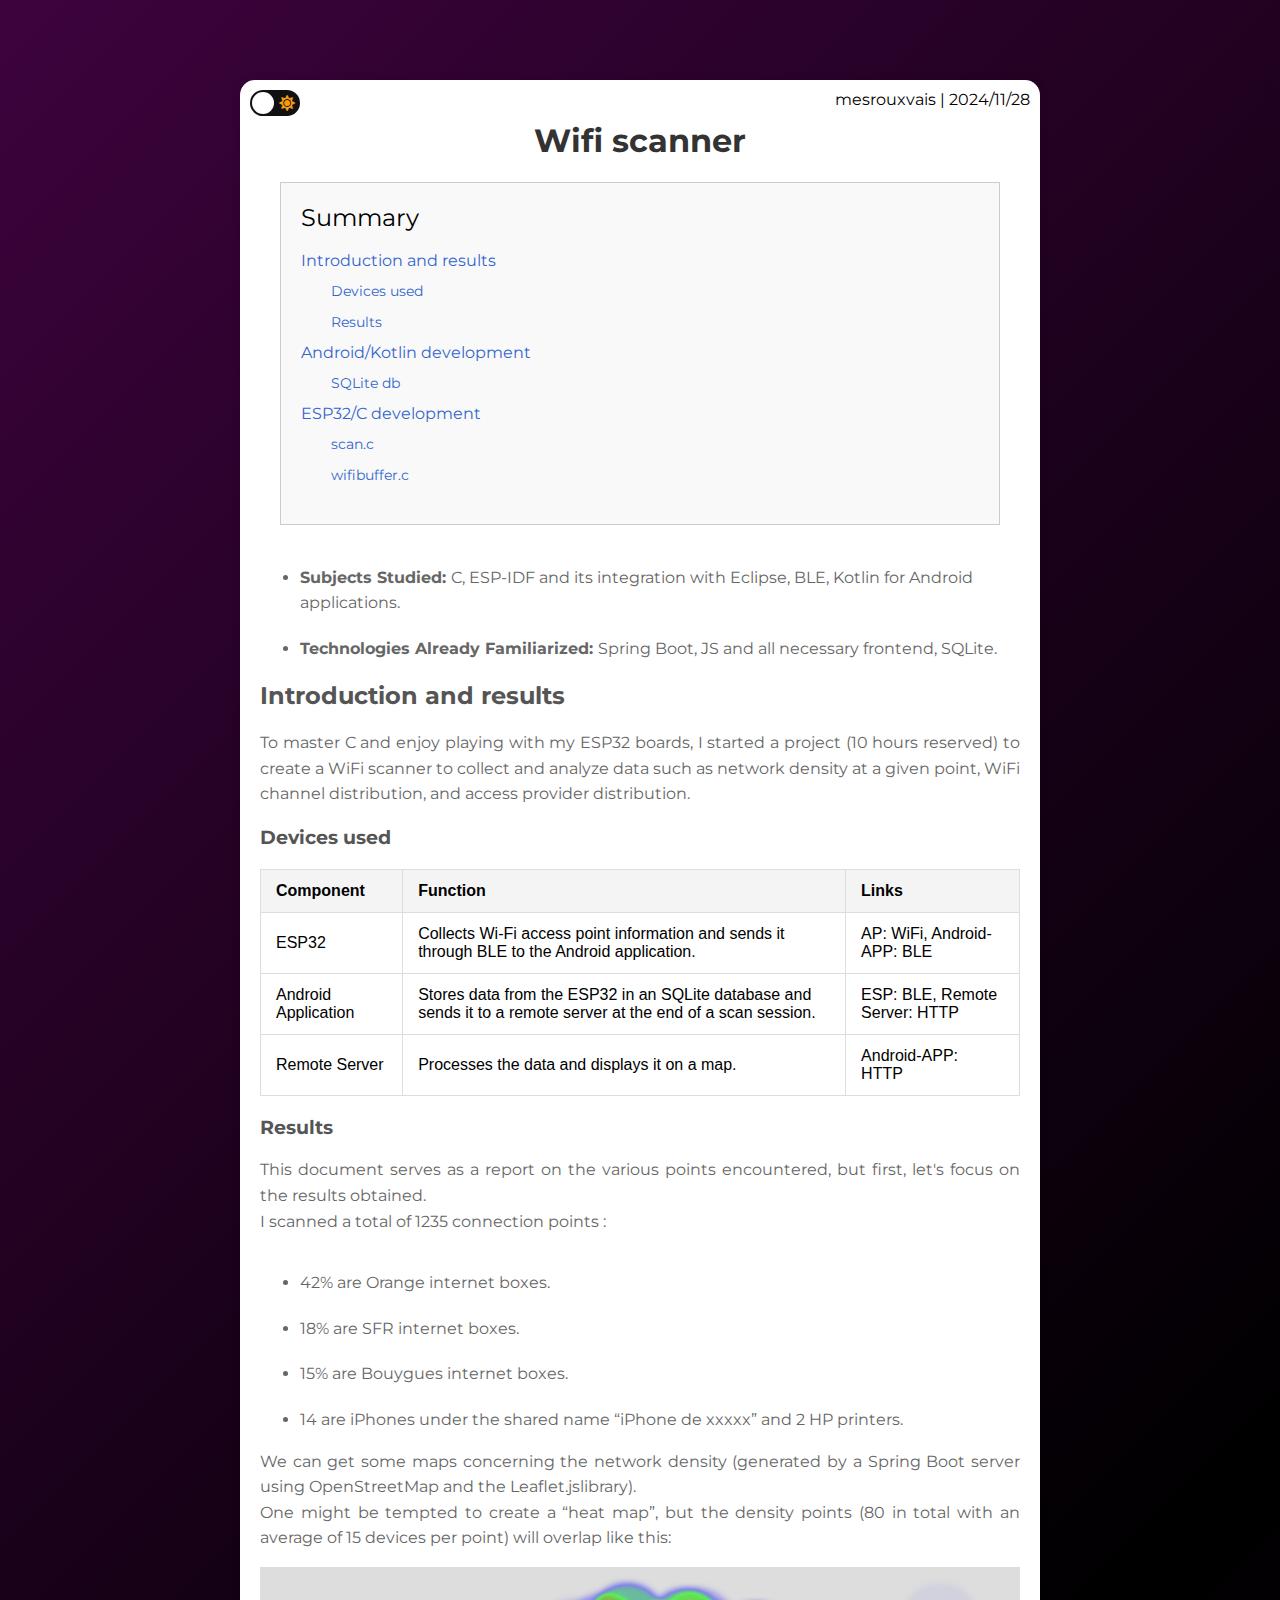
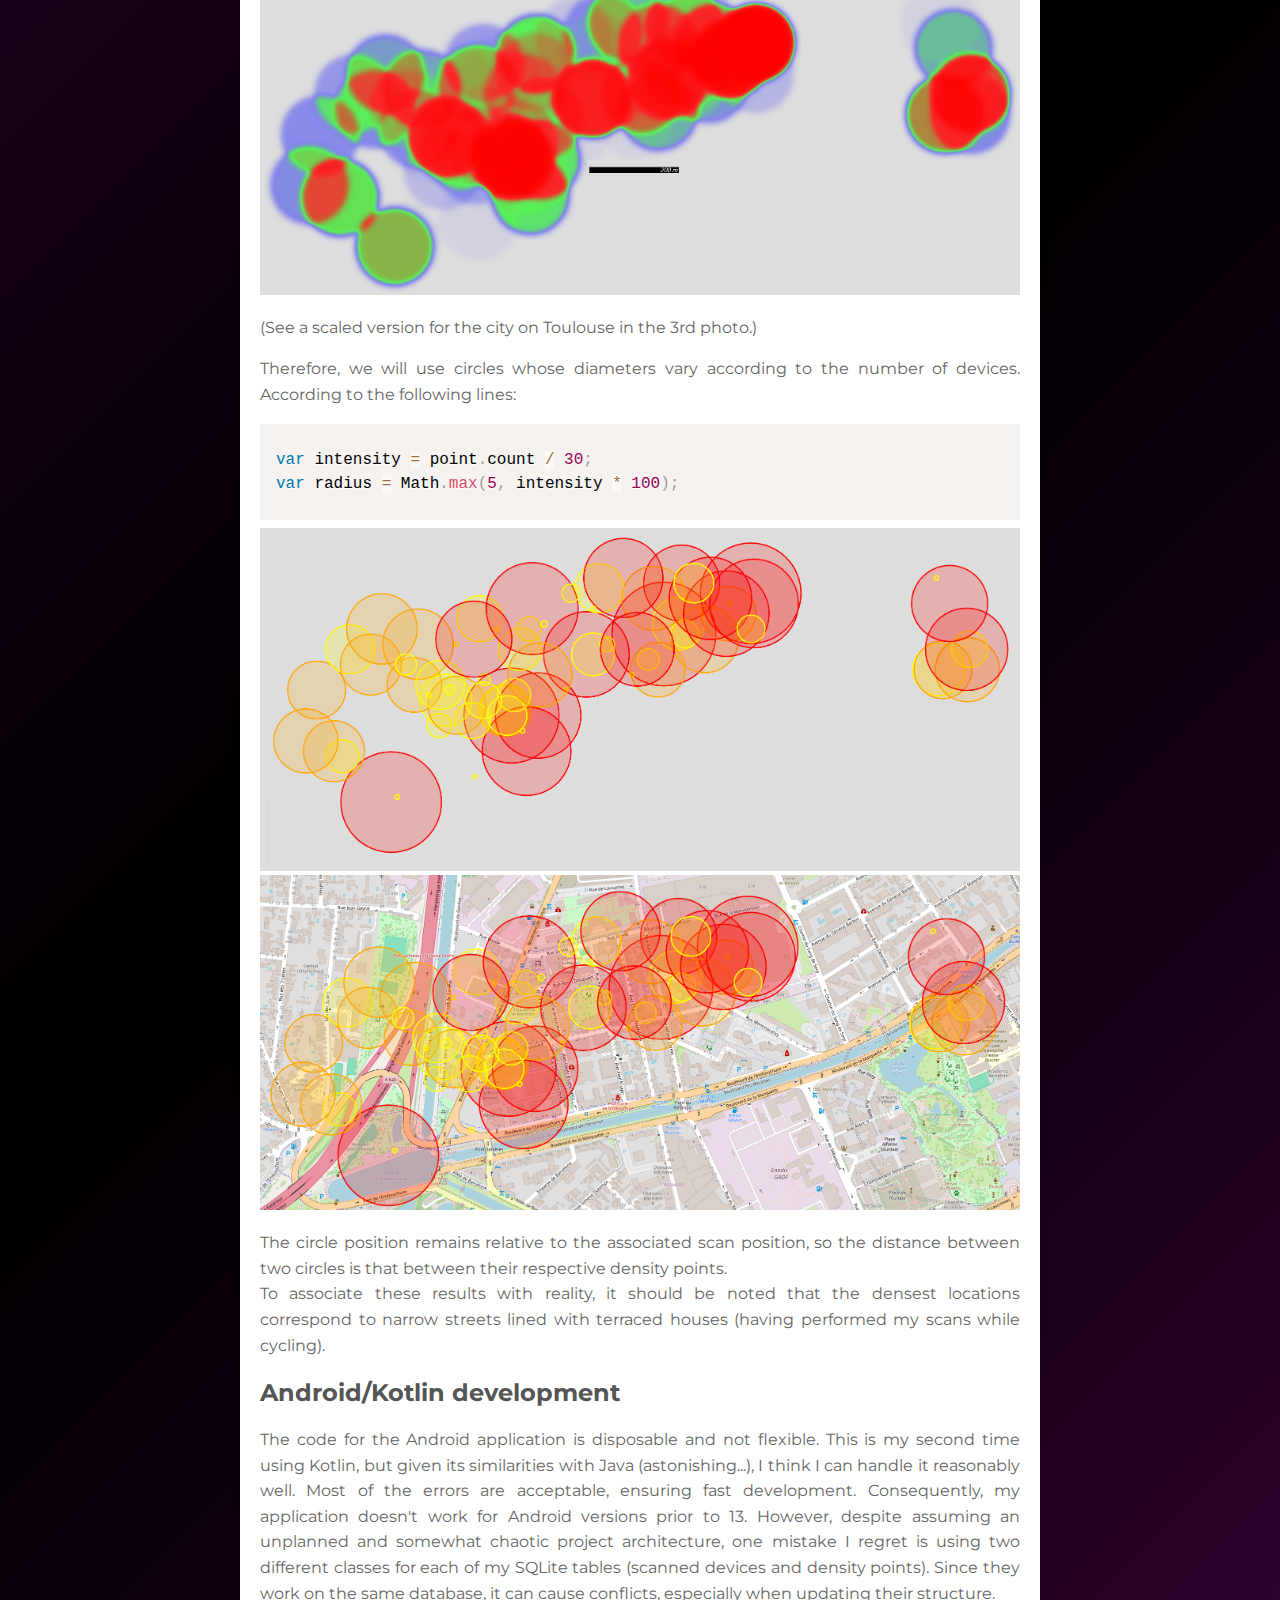
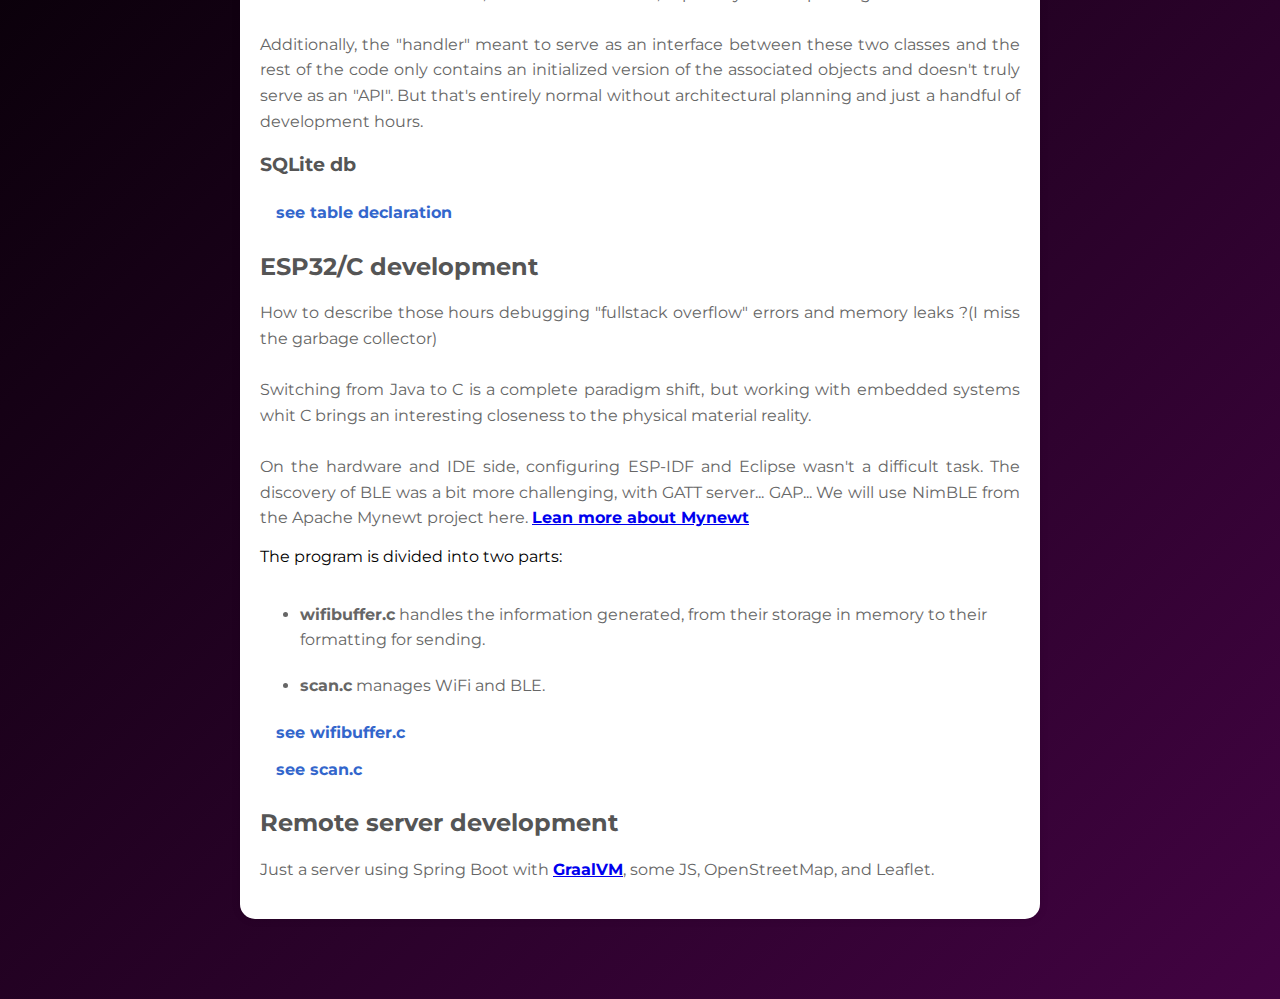
<file: projects/blemapper.html>
<!DOCTYPE html>
<html lang="en">

<head>
                                                                <!-- Google tag (gtag.js) -->
                                                                <script async src="https://www.googletagmanager.com/gtag/js?id=G-9JCMWGTGPD"></script>
                                                                <script>
                                                                window.dataLayer = window.dataLayer || [];
                                                                function gtag(){dataLayer.push(arguments);}
                                                                gtag('js', new Date());

                                                                gtag('config', 'G-9JCMWGTGPD');
                                                                </script>
    <meta charset="UTF-8">
    <meta name="viewport" content="width=device-width, initial-scale=1.0">


    <meta name="description" content="Training subject : creation of a map of wifi access points and their characteristics">
    <meta name="keywords" content="BLE,ESP-IDF,ESP32">
    <meta name="author" content="MesRouxVais">




    <title>BLE - ESP32 scanner</title>
    <link rel="icon" type="image/x-icon" href="/images/favicon.ico">
    
    <link id="theme-link" rel="stylesheet" href="/lighCode.css">
    <link id="theme-button" rel="stylesheet" href="/darkModeButton.css">
    <link rel="stylesheet" href="https://cdnjs.cloudflare.com/ajax/libs/font-awesome/5.15.3/css/all.min.css" />
    <link rel="stylesheet" href="/main.css">
</head>

<body>
    <div class="container">
        <div class="view-counter">
            <span id="viewCount">
                <span id="autor">mesrouxvais |</span>
                <span id="date">2024/11/28</span>
                <!--<span id="views">256 </span><i class="fas fa-eye"></i>-->
            </span>
        </div>
        <div class="darkMode">
            <input type="checkbox" class="checkbox" id="checkbox">
            <label for="checkbox" class="checkbox-label">
                <i class="fas fa-moon"></i>
                <i class="fas fa-sun"></i>
                <span class="ball"></span>
            </label>
        </div>
        <h1>Wifi scanner</h1>
        <div class="toc-container">
            <div class="toc-title">Summary</div>
            <ul class="toc-list">
                <li><a href="#Introduction-and-results">Introduction and results</a></li>
                <li><a href="#Devices-used" style="font-size: 0.85em; margin-left: 30px;">Devices used</a></li>
                <li><a href="#Results" style="font-size: 0.85em; margin-left: 30px;">Results</a></li>
                <li><a href="#Android-dev">Android/Kotlin development</a></li>
                <li><a href="#SQLite-db" style="font-size: 0.85em; margin-left: 30px;">SQLite db</a></li>
                <li><a href="#C-dev">ESP32/C development</a></li>
                <li><a href="#C-dev" style="font-size: 0.85em; margin-left: 30px;">scan.c</a></li>
                <li><a href="#C-dev" style="font-size: 0.85em; margin-left: 30px;">wifibuffer.c</a></li>
                
            </ul>
        </div>
        <ul>
            <li>
                <b>Subjects Studied: </b>C, ESP-IDF and its integration with Eclipse, BLE, Kotlin for Android applications.
            </li>
            <li>
                <b>Technologies Already Familiarized: </b>Spring Boot, JS and all necessary frontend, SQLite.
            </li>
        </ul>
        <h2 id="Introduction-and-results">Introduction and results</h2>
        <p>To master C and enjoy playing with my ESP32 boards, I started a project (10 hours reserved) to create a WiFi scanner to collect and analyze data such as network density at a given point, WiFi channel distribution, and access provider distribution.</p>
        <h3 id="Devices-used">Devices used</h3>
        <table>
            <tr>
                <th>Component</th>
                <th>Function</th>
                <th>Links</th>
            </tr>
            <tr>
                <td>ESP32</td>
                <td>Collects Wi-Fi access point information and sends it through BLE to the Android application.</td>
                <td>AP: WiFi, Android-APP: BLE</td>
            </tr>
            <tr>
                <td>Android Application</td>
                <td>Stores data from the ESP32 in an SQLite database and sends it to a remote server at the end of a scan session.</td>
                <td>ESP: BLE, Remote Server: HTTP</td>
            </tr>
            <tr>
                <td>Remote Server</td>
                <td>Processes the data and displays it on a map.</td>
                <td>Android-APP: HTTP</td>
            </tr>
        </table>
        <h3 id="Results">Results</h3>
        <p>This document serves as a report on the various points encountered, but first, let's focus on the results obtained. <br>I scanned a total of 1235 connection points :</p>
        <ul>
            <li>
                42% are Orange internet boxes.
            </li>
            <li>
                18% are SFR internet boxes.
            </li>
            <li>
                15% are Bouygues internet boxes.
            </li>
            <li>
                14 are iPhones under the shared name “iPhone de xxxxx” and 2 HP printers.
            </li>
        </ul>
        <p>We can get some maps concerning the network density (generated by a Spring Boot server using OpenStreetMap and the Leaflet.jslibrary). <br> One might be tempted to create a “heat map”, but the density points (80 in total with an average of 15 devices per point) will overlap like this:</p>
        <img src="/projects/images/ble-heatmap.png" style="max-width: 100%">
        <p>(See a scaled version for the city on Toulouse in the 3rd photo.)</p>
        <p>Therefore, we will use circles whose diameters vary according to the number of devices. According to the following lines:</p>
        <pre style="padding-top: 0em; padding-bottom: 0em;"><code class="language-js">
var intensity = point.count / 30;
var radius = Math.max(5, intensity * 100);            
        </code></pre>
        <img src="/projects/images/ble-nobg.png" style="max-width: 100%">
        <img src="/projects/images/ble-comparaison.png" style="max-width: 100%">
        <p>The circle position remains relative to the associated scan position, so the distance between two circles is that between their respective density points.<br>To associate these results with reality, it should be noted that the densest locations correspond to narrow streets lined with terraced houses (having performed my scans while cycling).</p>






        <h2 id="Android-dev">Android/Kotlin development</h2>
        <p>The code for the Android application is disposable and not flexible. This is my second time using Kotlin, but given its similarities with Java (astonishing...), I think I can handle it reasonably well.

            Most of the errors are acceptable, ensuring fast development. Consequently, my application doesn't work for Android versions prior to 13.
            
            However, despite assuming an unplanned and somewhat chaotic project architecture, one mistake I regret is using two different classes for each of my SQLite tables (scanned devices and density points). Since they work on the same database, it can cause conflicts, especially when updating their structure. <br><br>Additionally, the "handler" meant to serve as an interface between these two classes and the rest of the code only contains an initialized version of the associated objects and doesn't truly serve as an "API". But that's entirely normal without architectural planning and just a handful of development hours.</p>
        <h3 id="SQLite-db">SQLite db</h3>
        <details><summary>see table declaration</summary><pre><code class="language-Java">
val CREATE_TABLE = ("CREATE TABLE " + TABLE_NAME + "("
                + COLUMN_ID + " INTEGER PRIMARY KEY,"
                + COLUMN_SSID + " TEXT,"
                + COLUMN_RSSI + " INTEGER,"
                + COLUMN_AUTHMODE + " INTEGER,"
                + COLUMN_PAIRWISE_CIPHER + " INTEGER,"
                + COLUMN_GROUP_CIPHER + " INTEGER,"
                + COLUMN_PRIMARY + " INTEGER,"

                + COLUMN_LATITUDE + " DOUBLE,"
                + COLUMN_LONGITUDE + " DOUBLE" + ")")
        db.execSQL(CREATE_TABLE)

val CREATE_TABLE = ("CREATE TABLE " + TABLE_NAME + "("
                + COLUMN_ID + " INTEGER PRIMARY KEY,"
                + COLUMN_COUNT + " INTEGER,"


                + COLUMN_LATITUDE + " DOUBLE,"
                + COLUMN_LONGITUDE + " DOUBLE" + ")")
        db.execSQL(CREATE_TABLE)
        </code></pre></details>



        <h2 id="C-dev">ESP32/C development</h2>
        <p>How to describe those hours debugging "fullstack overflow" errors and memory leaks ?(I miss the garbage collector)<br><br>

            Switching from Java to C is a complete paradigm shift, but working with embedded systems whit C brings an interesting closeness to the physical material reality.<br><br>On the hardware and IDE side, configuring ESP-IDF and Eclipse wasn't a difficult task. The discovery of BLE was a bit more challenging, with GATT server... GAP...
            
            We will use NimBLE from the Apache Mynewt project here. <a href="https://mynewt.apache.org/latest/index.html"><b>Lean more about Mynewt</b></a></p>


            The program is divided into two parts:
            <ul>
                <li>
                    <b>wifibuffer.c</b> handles the information generated, from their storage in memory to their formatting for sending.
                </li>
                <li>
                    <b>scan.c</b> manages WiFi and BLE.
                </li>
            </ul>
            <details><summary>see wifibuffer.c</summary><pre><code class="language-js">
#include "wifi_buffer.h"
#include &lt;stdlib.h&gt;
#include &lt;string.h&gt;
#include &lt;stdio.h&gt;

wifi_buffer_t* g_wifi_buffer = NULL;

bool wifi_buffer_init(size_t initial_capacity) {
    if (g_wifi_buffer != NULL) {
        return false;
    }
    
    g_wifi_buffer = malloc(sizeof(wifi_buffer_t));
    if (!g_wifi_buffer) return false;
    
    g_wifi_buffer->entries = malloc(initial_capacity * sizeof(wifi_entry_t));
    if (!g_wifi_buffer->entries) {
        free(g_wifi_buffer);
        g_wifi_buffer = NULL;
        return false;
    }
    
    g_wifi_buffer->count = 0;
    g_wifi_buffer->capacity = initial_capacity;
    return true;
}

void wifi_buffer_reset(void){
    g_wifi_buffer->count = 0;
}


bool wifi_buffer_add_ap_info(const wifi_ap_record_t* ap_info) {
    if (!g_wifi_buffer || !ap_info) return false;

    // Vérifier si nous devons augmenter la capacité
    if (g_wifi_buffer->count >= g_wifi_buffer->capacity) {
        size_t new_capacity = g_wifi_buffer->capacity * 2;
        wifi_entry_t* new_entries = realloc(g_wifi_buffer->entries, 
                                            new_capacity * sizeof(wifi_entry_t));
        if (!new_entries) return false;
        
        g_wifi_buffer->entries = new_entries;
        g_wifi_buffer->capacity = new_capacity;
    }
    
    // Copier les données
    wifi_entry_t* entry = &g_wifi_buffer->entries[g_wifi_buffer->count];
    strncpy(entry->ssid, (char*)ap_info->ssid, MAX_SSID_LENGTH - 1);
    entry->ssid[MAX_SSID_LENGTH - 1] = '\0';
    entry->rssi = ap_info->rssi;
    entry->authmode = ap_info->authmode;
    entry->pairwise_cipher = ap_info->pairwise_cipher;
    entry->group_cipher = ap_info->group_cipher;
    entry->primary = ap_info->primary;
    
    g_wifi_buffer->count++;
    return true;
}

char* wifi_buffer_get_formatted_data(void) {
    if (!g_wifi_buffer) return NULL;

    size_t buffer_size = g_wifi_buffer->count * LINE_BUFFER_SIZE;
    char* output = malloc(buffer_size);
    if (!output) return NULL;
    
    // Initialisation de la chaîne de sortie avec le nombre de points Wi-Fi en première ligne
    snprintf(output, buffer_size, "%zu\n", g_wifi_buffer->count);
    size_t total_length = strlen(output);  // On commence avec la longueur de la première ligne
    
    // Ajouter les détails des points Wi-Fi
    for (size_t i = 0; i < g_wifi_buffer->count; i++) {
        wifi_entry_t* entry = &g_wifi_buffer->entries[i];
        char line[LINE_BUFFER_SIZE];
        
        snprintf(line, LINE_BUFFER_SIZE, 
                "%s,%d,%d,%d,%d,%d\n",
                entry->ssid, 
                entry->rssi,
                entry->authmode, 
                entry->pairwise_cipher,
                entry->group_cipher,
                entry->primary);
                
        if (total_length + strlen(line) >= buffer_size) {
            buffer_size *= 2;
            char* new_output = realloc(output, buffer_size);
            if (!new_output) {
                free(output);
                return NULL;
            }
            output = new_output;
        }
        
        strcat(output, line);
        total_length += strlen(line);
    }
    
    return output;
}


void wifi_buffer_free(void) {
    if (g_wifi_buffer) {
        free(g_wifi_buffer->entries);
        free(g_wifi_buffer);
        g_wifi_buffer = NULL;
    }
}
            </code></pre></details>
            <details><summary>see scan.c</summary><pre><code class="language-js">
#include &lt;string.h&gt;
#include "freertos/FreeRTOS.h"
#include "freertos/event_groups.h"
#include "esp_wifi.h"
#include "esp_log.h"
#include "esp_event.h"
#include "nvs_flash.h"
#include "wifi_buffer.h"

#include &lt;stdio.h&gt;
#include "freertos/task.h"
#include "esp_nimble_hci.h"
#include "nimble/nimble_port.h"
#include "nimble/nimble_port_freertos.h"
#include "host/ble_hs.h"
#include "services/gap/ble_svc_gap.h"
#include "services/gatt/ble_svc_gatt.h"
#include "sdkconfig.h"



#define DEFAULT_SCAN_LIST_SIZE 24
static const char *TAG = "wifi_scan";

static uint8_t ble_addr_type;
static char received_data[15] = "scan data ready";
static uint16_t notification_handle = 0;
static uint16_t conn_handle = BLE_HS_CONN_HANDLE_NONE;
static bool notifications_enabled = true;
void ble_app_advertise(void);
void wifi_scan(void);

static int send_notification(const char *data) {
    struct os_mbuf *om;
    int rc;

    if (conn_handle == BLE_HS_CONN_HANDLE_NONE || !notifications_enabled) {
        ESP_LOGI(TAG, "Cannot send notification: no connection or notifications disabled");
        return BLE_HS_ENOTCONN;
    }

    om = ble_hs_mbuf_from_flat(data, strlen(data));
    if (om == NULL) {
        ESP_LOGE(TAG, "Failed to allocate memory for notification");
        return BLE_HS_ENOMEM;
    }

    rc = ble_gattc_notify_custom(conn_handle, notification_handle, om);
    if (rc != 0) {
        ESP_LOGE(TAG, "Failed to send notification, rc=%d", rc);
        os_mbuf_free_chain(om);
        return rc;
    }

    ESP_LOGI(TAG, "Notification sent successfully: %s", data);
    return 0;
}

static int device_write(uint16_t conn_handle, uint16_t attr_handle, struct ble_gatt_access_ctxt *ctxt, void *arg)
{
    
    ESP_LOGI(TAG, "Data received from client");
    wifi_scan();
    if (notifications_enabled) {
        send_notification(received_data);
    }
    
    return 0;
}

static int device_read(uint16_t con_handle, uint16_t attr_handle, struct ble_gatt_access_ctxt *ctxt, void *arg)
{
    char* formatted_data = wifi_buffer_get_formatted_data();
    os_mbuf_append(ctxt->om, formatted_data, strlen(formatted_data));
    return 0;
}

static const struct ble_gatt_svc_def gatt_svcs[] = {
    {
        .type = BLE_GATT_SVC_TYPE_PRIMARY,
        .uuid = BLE_UUID16_DECLARE(0x180),
        .characteristics = (struct ble_gatt_chr_def[]){
            {
                .uuid = BLE_UUID16_DECLARE(0xFEF4),
                .flags = BLE_GATT_CHR_F_READ,
                .access_cb = device_read,
                .val_handle = &notification_handle
            },
            {
                .uuid = BLE_UUID16_DECLARE(0xDEAD),
                .flags = BLE_GATT_CHR_F_WRITE,
                .access_cb = device_write
            },
            {
                0
            }
        }
    },
    {
        0
    }
};

static int ble_gap_event(struct ble_gap_event *event, void *arg)
{
    switch (event->type)
    {
        case BLE_GAP_EVENT_CONNECT:
            ESP_LOGI(TAG, "BLE GAP EVENT CONNECT %s", event->connect.status == 0 ? "OK!" : "FAILED!");
            if (event->connect.status == 0) {
                conn_handle = event->connect.conn_handle;
            } else {
                conn_handle = BLE_HS_CONN_HANDLE_NONE;
                ble_app_advertise();
            }
            break;

        case BLE_GAP_EVENT_DISCONNECT:
            ESP_LOGI(TAG, "BLE GAP EVENT DISCONNECT");
            conn_handle = BLE_HS_CONN_HANDLE_NONE;
            //notifications_enabled = false; simplify 
            ble_app_advertise();
            break;

        case BLE_GAP_EVENT_SUBSCRIBE:
            notifications_enabled = event->subscribe.cur_notify;
            ESP_LOGI(TAG, "Notifications %s", notifications_enabled ? "enabled" : "disabled");
            break;

        case BLE_GAP_EVENT_MTU:
            ESP_LOGI(TAG, "MTU Update Event, MTU: %d", event->mtu.value);
            break;

        default:
            break;
    }
    return 0;
}

void ble_app_advertise(void)
{
    struct ble_hs_adv_fields fields;
    const char *device_name;
    memset(&fields, 0, sizeof(fields));
    device_name = ble_svc_gap_device_name();
    fields.name = (uint8_t *)device_name;
    fields.name_len = strlen(device_name);
    fields.name_is_complete = 1;
    ble_gap_adv_set_fields(&fields);

    struct ble_gap_adv_params adv_params;
    memset(&adv_params, 0, sizeof(adv_params));
    adv_params.conn_mode = BLE_GAP_CONN_MODE_UND;
    adv_params.disc_mode = BLE_GAP_DISC_MODE_GEN;
    ble_gap_adv_start(ble_addr_type, NULL, BLE_HS_FOREVER, &adv_params, ble_gap_event, NULL);
}

void ble_app_on_sync(void)
{
    ble_hs_id_infer_auto(0, &ble_addr_type);
    ble_app_advertise();
}

void host_task(void *param)
{
    nimble_port_run();
}

//_______________________________________________________________________________________
//_______________________________________________________________________________________
//_______________________________________________________________________________________
//_______________________________________________________________________________________
//_______________________________________________________________________________________
//_______________________________________________________________________________________
//_______________________________________________________________________________________
//_______________________________________________________________________________________
//_______________________________________________________________________________________
//_______________________________________________________________________________________
//_______________________________________________________________________________________
//_______________________________________________________________________________________


static void print_auth_modes(void) {
    ESP_LOGI(TAG, "Authentication Modes:");
    ESP_LOGI(TAG, "WIFI_AUTH_OPEN \t%d", WIFI_AUTH_OPEN);
    ESP_LOGI(TAG, "WIFI_AUTH_OWE \t%d", WIFI_AUTH_OWE);
    ESP_LOGI(TAG, "WIFI_AUTH_WEP \t%d", WIFI_AUTH_WEP);
    ESP_LOGI(TAG, "WIFI_AUTH_WPA_PSK \t%d", WIFI_AUTH_WPA_PSK);
    ESP_LOGI(TAG, "WIFI_AUTH_WPA2_PSK \t%d", WIFI_AUTH_WPA2_PSK);
    ESP_LOGI(TAG, "WIFI_AUTH_WPA_WPA2_PSK \t%d", WIFI_AUTH_WPA_WPA2_PSK);
    ESP_LOGI(TAG, "WIFI_AUTH_WPA3_PSK \t%d", WIFI_AUTH_WPA3_PSK);
    ESP_LOGI(TAG, "WIFI_AUTH_WPA2_WPA3_PSK \t%d", WIFI_AUTH_WPA2_WPA3_PSK);
}

static void print_cipher_types(void) {
    ESP_LOGI(TAG, "Cipher Types:");
    ESP_LOGI(TAG, "WIFI_CIPHER_TYPE_NONE \t%d", WIFI_CIPHER_TYPE_NONE);
    ESP_LOGI(TAG, "WIFI_CIPHER_TYPE_WEP40 \t%d", WIFI_CIPHER_TYPE_WEP40);
    ESP_LOGI(TAG, "WIFI_CIPHER_TYPE_WEP104 \t%d", WIFI_CIPHER_TYPE_WEP104);
    ESP_LOGI(TAG, "WIFI_CIPHER_TYPE_TKIP \t%d", WIFI_CIPHER_TYPE_TKIP);
    ESP_LOGI(TAG, "WIFI_CIPHER_TYPE_CCMP \t%d", WIFI_CIPHER_TYPE_CCMP);
    ESP_LOGI(TAG, "WIFI_CIPHER_TYPE_TKIP_CCMP \t%d", WIFI_CIPHER_TYPE_TKIP_CCMP);
    ESP_LOGI(TAG, "WIFI_CIPHER_TYPE_AES_CMAC128 \t%d", WIFI_CIPHER_TYPE_AES_CMAC128);
}

static void save_scan_results(wifi_ap_record_t *ap_info, uint16_t ap_count) {
    wifi_buffer_reset();
    for (int i = 0; i < ap_count; i++) {
        if (!wifi_buffer_add_ap_info(&ap_info[i])) {
            ESP_LOGE(TAG, "Failed to add AP info to buffer");
        }
    }

    char* formatted_data = wifi_buffer_get_formatted_data();
    if (formatted_data) {
        printf("%s", formatted_data);
        free(formatted_data);
    }

    ESP_LOGI(TAG, "Scan results processed");
}

static bool wifi_initialized = false;

static esp_err_t initialize_wifi(void) {
    if (wifi_initialized) {
        return ESP_OK;
    }

    esp_netif_t *sta_netif = esp_netif_create_default_wifi_sta();
    if (sta_netif == NULL) {
        ESP_LOGE(TAG, "Failed to create station interface");
        return ESP_FAIL;
    }

    wifi_init_config_t cfg = WIFI_INIT_CONFIG_DEFAULT();
    esp_err_t err = esp_wifi_init(&cfg);
    if (err != ESP_OK) {
        ESP_LOGE(TAG, "Failed to init wifi: %s", esp_err_to_name(err));
        return err;
    }

    err = esp_wifi_set_mode(WIFI_MODE_STA);
    if (err != ESP_OK) {
        ESP_LOGE(TAG, "Failed to set wifi mode: %s", esp_err_to_name(err));
        return err;
    }

    err = esp_wifi_start();
    if (err != ESP_OK) {
        ESP_LOGE(TAG, "Failed to start wifi: %s", esp_err_to_name(err));
        return err;
    }

    wifi_initialized = true;
    return ESP_OK;
}


void wifi_scan(void) {
    // Initialize WiFi if not already initialized
    esp_err_t err = initialize_wifi();
    if (err != ESP_OK) {
        ESP_LOGE(TAG, "Failed to initialize WiFi");
        return;
    }

    err = esp_wifi_scan_stop();
    if (err != ESP_OK && err != ESP_ERR_WIFI_NOT_STARTED) {
        ESP_LOGW(TAG, "Failed to stop previous scan: %s", esp_err_to_name(err));
    }

    wifi_scan_config_t scan_config = {
        .ssid = NULL,
        .bssid = NULL,
        .channel = 0,     // 0 = scan all channels
        .show_hidden = true,
        .scan_type = WIFI_SCAN_TYPE_ACTIVE,
        .scan_time.active.min = 200,
        .scan_time.active.max = 300
    };

    wifi_ap_record_t *ap_info = calloc(DEFAULT_SCAN_LIST_SIZE, sizeof(wifi_ap_record_t));
    if (ap_info == NULL) {
        ESP_LOGE(TAG, "Failed to allocate memory for AP records");
        return;
    }

    err = esp_wifi_scan_start(&scan_config, true);
    if (err != ESP_OK) {
        ESP_LOGE(TAG, "Failed to start scan: %s", esp_err_to_name(err));
        free(ap_info);
        return;
    }

    uint16_t ap_count = 0;
    err = esp_wifi_scan_get_ap_num(&ap_count);
    if (err != ESP_OK) {
        ESP_LOGE(TAG, "Failed to get AP count: %s", esp_err_to_name(err));
        free(ap_info);
        return;
    }
    
    uint16_t number = DEFAULT_SCAN_LIST_SIZE;
    err = esp_wifi_scan_get_ap_records(&number, ap_info);
    if (err != ESP_OK) {
        ESP_LOGE(TAG, "Failed to get AP records: %s", esp_err_to_name(err));
        free(ap_info);
        return;
    }
    
    ESP_LOGI(TAG, "Found %u access points", ap_count);

    save_scan_results(ap_info, ap_count);

    // Cleanup
    free(ap_info);

}

void wifi_cleanup(void) {
    if (!wifi_initialized) {
        return;
    }

    esp_wifi_scan_stop();
    esp_wifi_stop();
    esp_wifi_deinit();
    wifi_initialized = false;
}

//_______________________________________________________________________________________
//_______________________________________________________________________________________
//_______________________________________________________________________________________
//_______________________________________________________________________________________
//_______________________________________________________________________________________
//_______________________________________________________________________________________
//_______________________________________________________________________________________
//_______________________________________________________________________________________
//_______________________________________________________________________________________
//_______________________________________________________________________________________
//_______________________________________________________________________________________
//_______________________________________________________________________________________


void app_main(void) {
    // Initialize NVS first
    esp_err_t ret = nvs_flash_init();
    if (ret == ESP_ERR_NVS_NO_FREE_PAGES || ret == ESP_ERR_NVS_NEW_VERSION_FOUND) {
        ESP_ERROR_CHECK(nvs_flash_erase());
        ret = nvs_flash_init();
    }
    ESP_ERROR_CHECK(ret);

    // Initialize TCP/IP and event loop first
    ESP_ERROR_CHECK(esp_netif_init());
    ESP_ERROR_CHECK(esp_event_loop_create_default());

    // Initialize WiFi buffer
    if (!wifi_buffer_init(DEFAULT_SCAN_LIST_SIZE)) {
        ESP_LOGE(TAG, "Failed to initialize WiFi buffer");
        return;
    }

    // Initialize BLE
    nimble_port_init();
    ble_svc_gap_device_name_set("BLE-Server");
    ble_svc_gap_init();
    ble_svc_gatt_init();
    ble_gatts_count_cfg(gatt_svcs);
    ble_gatts_add_svcs(gatt_svcs);
    ble_hs_cfg.sync_cb = ble_app_on_sync;
    nimble_port_freertos_init(host_task);

    // Print information
    print_auth_modes();
    print_cipher_types();
}
        </code></pre></details>
        <h2 id="spring-dev">Remote server development</h2>
        <p>Just a server using Spring Boot with <a href="/graalvm-performance.html"><b>GraalVM</b></a>, some JS, OpenStreetMap, and Leaflet.</p>
    </div>

    <script src="/codeColor.js"></script>
    <script src="/darkModeButton.js"></script>
</body>

</html>
</file>
<file: lighCode.css>
/* PrismJS 1.29.0
https://prismjs.com/download.html#themes=prism&languages=markup+css+clike+javascript+java */
code[class*=language-],pre[class*=language-]{color:#000;background:0 0;text-shadow:0 1px #fff;font-family:Consolas,Monaco,'Andale Mono','Ubuntu Mono',monospace;font-size:1em;text-align:left;white-space:pre;word-spacing:normal;word-break:normal;word-wrap:normal;line-height:1.5;-moz-tab-size:4;-o-tab-size:4;tab-size:4;-webkit-hyphens:none;-moz-hyphens:none;-ms-hyphens:none;hyphens:none}code[class*=language-] ::-moz-selection,code[class*=language-]::-moz-selection,pre[class*=language-] ::-moz-selection,pre[class*=language-]::-moz-selection{text-shadow:none;background:#b3d4fc}code[class*=language-] ::selection,code[class*=language-]::selection,pre[class*=language-] ::selection,pre[class*=language-]::selection{text-shadow:none;background:#b3d4fc}@media print{code[class*=language-],pre[class*=language-]{text-shadow:none}}pre[class*=language-]{padding:1em;margin:.5em 0;overflow:auto}:not(pre)>code[class*=language-],pre[class*=language-]{background:#f5f2f0}:not(pre)>code[class*=language-]{padding:.1em;border-radius:.3em;white-space:normal}.token.cdata,.token.comment,.token.doctype,.token.prolog{color:#708090}.token.punctuation{color:#999}.token.namespace{opacity:.7}.token.boolean,.token.constant,.token.deleted,.token.number,.token.property,.token.symbol,.token.tag{color:#905}.token.attr-name,.token.builtin,.token.char,.token.inserted,.token.selector,.token.string{color:#690}.language-css .token.string,.style .token.string,.token.entity,.token.operator,.token.url{color:#9a6e3a;background:hsla(0,0%,100%,.5)}.token.atrule,.token.attr-value,.token.keyword{color:#07a}.token.class-name,.token.function{color:#dd4a68}.token.important,.token.regex,.token.variable{color:#e90}.token.bold,.token.important{font-weight:700}.token.italic{font-style:italic}.token.entity{cursor:help}
</file>
<file: darkModeButton.css>
@import url("https://fonts.googleapis.com/css2?family=Montserrat&display=swap");

* {box-sizing: border-box;}

body {
  font-family: "Montserrat", sans-serif;
}

.darkMode {
  position: absolute;
  top: 10px;
  left: 10px;
  z-index: 999; /* Assure qu'il est au-dessus de tout */
}


.checkbox {
    opacity: 0;
    position: absolute;
  }
  
  .checkbox-label {
    background-color: #111;
    width: 50px;
    height: 26px;
    border-radius: 50px;
    position: relative;
    padding: 5px;
    cursor: pointer;
    display: flex;
    justify-content: space-between;
    align-items: center;
  }
  
  .fa-moon {color: #f1c40f;}
  
  .fa-sun {color: #f39c12;}
  
  .checkbox-label .ball {
    background-color: #fff;
    width: 22px;
    height: 22px;
    position: absolute;
    left: 2px;
    top: 2px;
    border-radius: 50%;
    transition: transform 0.3s linear;
  }
  
  .checkbox:checked + .checkbox-label .ball {
    transform: translateX(24px);
  }
</file>
<file: main.css>
* {
    box-sizing: border-box;
}

body {
    margin: 0;
    font-family: "Montserrat", sans-serif;
    background: linear-gradient(-45deg, rgb(66, 3, 66), black, rgb(61, 3, 61));
    display: flex;
    flex-direction: column;
    align-items: center;
    transition: background 0.3s, color 0.3s;

    height: 100%;
    min-height: 100vh;
    background-size: cover;
    background-repeat: no-repeat;
}


.container {
    position: relative;
    background: white;
    padding: 20px;
    border-radius: 15px;
    width: 80%;
    max-width: 800px;
    box-shadow: 0 0 10px rgba(0, 0, 0, 0.1);
    margin-top: 80px;
    margin-bottom: 80px;
    /* To avoid overlap with navbar */
    transition: background 0.3s, color 0.3s;
}

h1 {
    text-align: center;
    color: #333;
}

h2,h3{
    color: #555;
}

p {
    color: #666;
    line-height: 1.6;
    text-align: justify;
}

.chart-container {
    margin-top: 20px;
}

.dark-mode {
    background: linear-gradient(-45deg, rgb(0, 0, 0), rgb(51, 10, 29), rgb(0, 0, 0));
    color: white;
}

.dark-mode .container {
    background: #333;
    color: white;
}

.dark-mode h1,
.dark-mode h2,
.dark-mode h3,
.dark-mode p {
    color: white;
}


summary {
    list-style-type: none;
    /* Supprime la puce par défaut */
    position: relative;
    cursor: pointer;
    font-weight: bold;
    color: #3366cc;
    padding: 0.5em 1em;
    border-bottom: 2px solid transparent;
    /* Bordure transparente pour l'animation */
}

summary:hover {
    color: #ce0e58;
    border-bottom: 2px solid #ce0e58;
    /* Change la couleur de la bordure au survol */
}


.view-counter {
    position: absolute;
    top: 10px;
    right: 10px;
    display: flex;
    align-items: center;
}
.view-counter i {
    margin-right: 5px;
    color: #333;
}
.dark-mode .view-counter i{
    color: #ccc;
}


li {
    color: #666;
    line-height: 1.6;
    padding-top: 20px;
}
.dark-mode li{
    color: white;
}



/*sommmmmmmmmmmmairreeeeeeee*/
.toc-container {
    margin: 20px;
    padding: 20px;
    border: 1px solid #ccc;
    background-color: #f9f9f9;
}
.toc-title {
    font-size: 1.5em;
    margin-bottom: 10px;
}
.toc-list {
    list-style-type: none;
    padding: 0;
}
.toc-list li {
    margin: 5px 0;
    padding-top: 0px;
}
.toc-list li a {
    text-decoration: none;
    color: #3366cc;
}
.toc-list li a:hover {
    text-decoration: underline;
    color: #ce0e58;
}
.dark-mode .toc-container{
    background-color: #333;
}


/*table*/
table {
    width: 100%;
    border-collapse: collapse;
    margin: 20px 0;
    font-size: 1em;
    font-family: Arial, sans-serif;
    text-align: left;
}
th, td {
    padding: 12px 15px;
    border: 1px solid #ddd;
}
th {
    background-color: #f4f4f4;
}
.dark-mode th{
    background-color: #575757;
}
.checkmark {
    color: green;
    font-weight: bold;
}
.crossmark {
    color: red;
    font-weight: bold;
}

.dark-mode table{
    background-color: #1d1d1d;
}
.dark-mode th{
    background-color: #131313;
}

@media (max-width: 600px) {
    .container {
        padding: 20px;
        width: 100%;
        max-width: none;
        margin-top: 0px;
        margin-bottom: 0px;
        border-radius: 0px;
    }
}
</file>
